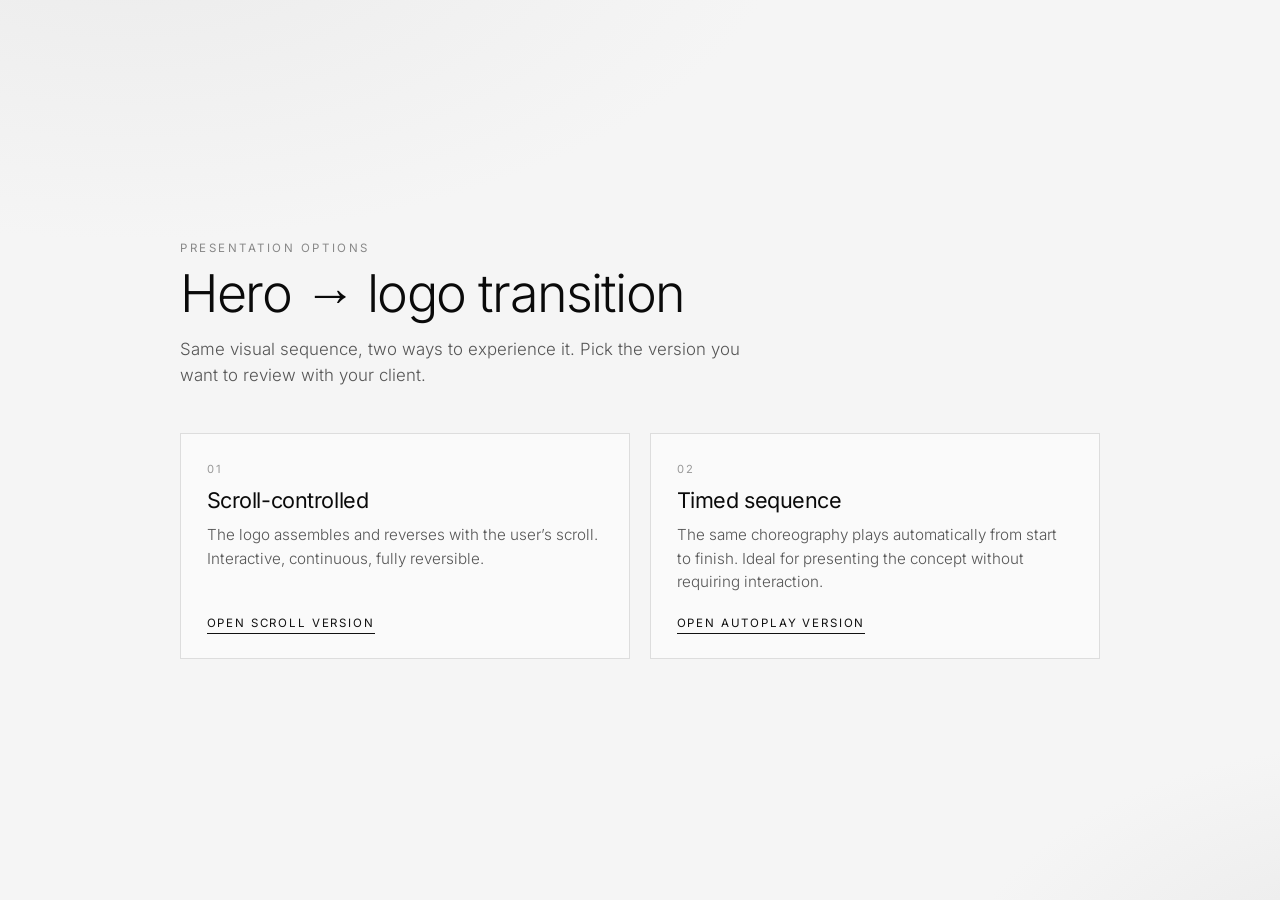
<file: index.html>
<!doctype html>
<html lang="en">
<head>
  <meta charset="utf-8">
  <meta name="viewport" content="width=device-width, initial-scale=1">
  <meta name="robots" content="noindex, nofollow">
  <title>Hero → logo · two presentation options</title>
  <link rel="stylesheet" href="style.css">
</head>
<body class="chooser">

  <main class="chooser-wrap">
    <p class="chooser-kicker">Presentation options</p>
    <h1 class="chooser-title">Hero → logo transition</h1>
    <p class="chooser-lead">
      Same visual sequence, two ways to experience it.
      Pick the version you want to review with your client.
    </p>

    <div class="chooser-grid">
      <a class="chooser-card" href="scroll.html">
        <span class="chooser-num">01</span>
        <h2>Scroll-controlled</h2>
        <p>
          The logo assembles and reverses with the user’s scroll.
          Interactive, continuous, fully reversible.
        </p>
        <span class="chooser-cta">Open scroll version</span>
      </a>

      <a class="chooser-card" href="auto.html">
        <span class="chooser-num">02</span>
        <h2>Timed sequence</h2>
        <p>
          The same choreography plays automatically from start to finish.
          Ideal for presenting the concept without requiring interaction.
        </p>
        <span class="chooser-cta">Open autoplay version</span>
      </a>
    </div>
  </main>

</body>
</html>
</file>
<file: style.css>
@font-face {
  font-family: "InterDemo";
  src: url("fonts/inter-latin.woff2") format("woff2");
  font-weight: 100 900;
  font-display: swap;
}

:root {
  --bg: #f5f5f5;
  --ink: #0a0a0a;
  --muted: #7a7a7a;
}

*,
*::before,
*::after {
  box-sizing: border-box;
}

html {
  scroll-behavior: auto;
}

body {
  margin: 0;
  background: var(--bg);
  color: var(--ink);
  font-family: "InterDemo", "Helvetica Neue", Helvetica, Arial, sans-serif;
  -webkit-font-smoothing: antialiased;
  overflow-x: hidden;
}

.pin-wrap {
  height: 100vh;
  width: 100%;
  overflow: hidden;
  background: var(--bg);
}

.stage {
  position: relative;
  height: 100vh;
  width: 100%;
  overflow: hidden;
}

.bg-one,
.bg-two {
  position: absolute;
  inset: 0;
  pointer-events: none;
}

.bg-one {
  background: var(--bg);
  z-index: 0;
}

/* Second screen environment — gradually replaces the hero field */
.bg-two {
  z-index: 1;
  background:
    radial-gradient(ellipse 90% 70% at 50% 48%, #ffffff 0%, #f3f3f3 55%, #ececec 100%);
  opacity: 0;
}

.canvas {
  position: absolute;
  top: 50%;
  left: 50%;
  width: 1280px;
  height: 741px;
  margin: -370.5px 0 0 -640px;
  transform-origin: 50% 50%;
  overflow: hidden;
  z-index: 2;
}

.line {
  position: absolute;
  z-index: 10;
  margin: 0;
  font-weight: 300;
  font-size: 151.3px;
  line-height: 1;
  white-space: nowrap;
  will-change: transform;
}

.l1 { left: 68px;  top: 68.85px;  letter-spacing: -3.25px; }
.l2 { left: 523px; top: 212.85px; letter-spacing: -8.14px; }
.l3 { left: 68px;  top: 356.85px; letter-spacing: -2.67px; }
.l4 { left: 257px; top: 505.85px; letter-spacing: -3.3px; color: var(--muted); }

.fig {
  position: absolute;
  z-index: 4;
  pointer-events: none;
  user-select: none;
  will-change: transform;
  /* Solid underlay so type never reads through line-art gaps */
  isolation: isolate;
}

.fig--over-bar {
  z-index: 6;
}

.fig img {
  display: block;
  width: 100%;
  height: 100%;
  /* Prevent browser from treating translucent edges as blend */
  image-rendering: auto;
  background: transparent;
}

.piece {
  position: absolute;
  z-index: 2;
  background: var(--ink);
  will-change: transform;
  backface-visibility: hidden;
  transform: translateZ(0);
}

.piece.is-flying {
  z-index: 5;
  box-shadow: none;
}

/* Grow-in strokes sit above the bed but below travelling pieces */
.piece--stroke {
  z-index: 3;
}

.logo-final {
  position: absolute;
  left: 368px;
  top: 238px;
  width: 542px;
  height: 266px;
  z-index: 7;
  opacity: 0;
  pointer-events: none;
  user-select: none;
  object-fit: contain;
  object-position: center;
}

.hint {
  position: fixed;
  left: 50%;
  bottom: 1.5rem;
  margin: 0;
  transform: translateX(-50%);
  font-size: 0.7rem;
  letter-spacing: 0.2em;
  text-transform: uppercase;
  color: #aaa;
  z-index: 20;
  pointer-events: none;
}

.scroll-progress {
  position: fixed;
  top: 3rem;
  right: 1.25rem;
  z-index: 40;
  margin: 0;
  font-size: 0.8rem;
  font-variant-numeric: tabular-nums;
  letter-spacing: 0.06em;
  color: #555;
  pointer-events: none;
}

@media (prefers-reduced-motion: reduce) {
  .hint {
    display: none;
  }
}

/* ---------------- mode chrome ---------------- */
.mode-switch {
  position: fixed;
  top: 1.25rem;
  left: 1.25rem;
  z-index: 40;
  font-size: 0.7rem;
  letter-spacing: 0.14em;
  text-transform: uppercase;
  text-decoration: none;
  color: #888;
  border-bottom: 1px solid transparent;
  transition: color 0.2s ease, border-color 0.2s ease;
}

.mode-switch:hover {
  color: #111;
  border-color: #111;
}

.mode-switch-alt {
  left: auto;
  right: 1.25rem;
}

.mode-auto {
  overflow: hidden;
  height: 100vh;
}

.mode-auto .pin-wrap {
  height: 100vh;
}

.auto-bar {
  position: fixed;
  left: 50%;
  bottom: 1.6rem;
  transform: translateX(-50%);
  z-index: 40;
  display: flex;
  align-items: center;
  gap: 1rem;
}

.auto-status {
  margin: 0;
  font-size: 0.7rem;
  letter-spacing: 0.18em;
  text-transform: uppercase;
  color: #999;
}

.auto-btn {
  appearance: none;
  border: 1px solid #222;
  background: #111;
  color: #f5f5f5;
  font: inherit;
  font-size: 0.7rem;
  letter-spacing: 0.16em;
  text-transform: uppercase;
  padding: 0.65rem 1.1rem;
  cursor: pointer;
  transition: background 0.2s ease, color 0.2s ease;
}

.auto-btn:hover {
  background: transparent;
  color: #111;
}

/* ---------------- chooser ---------------- */
body.chooser {
  min-height: 100vh;
  display: flex;
  align-items: center;
  justify-content: center;
  background:
    radial-gradient(1200px 600px at 10% -10%, #ebebeb 0%, transparent 55%),
    radial-gradient(900px 500px at 110% 110%, #e8e8e8 0%, transparent 50%),
    var(--bg);
}

.chooser-wrap {
  width: min(920px, calc(100% - 3rem));
  padding: 4rem 0;
}

.chooser-kicker {
  margin: 0 0 0.75rem;
  font-size: 0.72rem;
  letter-spacing: 0.22em;
  text-transform: uppercase;
  color: #888;
}

.chooser-title {
  margin: 0 0 0.85rem;
  font-weight: 300;
  font-size: clamp(2rem, 5vw, 3.25rem);
  letter-spacing: -0.035em;
  line-height: 1.05;
}

.chooser-lead {
  margin: 0 0 2.75rem;
  max-width: 36rem;
  font-weight: 300;
  font-size: 1.05rem;
  line-height: 1.6;
  color: #555;
}

.chooser-grid {
  display: grid;
  grid-template-columns: repeat(2, minmax(0, 1fr));
  gap: 1.25rem;
}

@media (max-width: 720px) {
  .chooser-grid {
    grid-template-columns: 1fr;
  }
}

.chooser-card {
  display: flex;
  flex-direction: column;
  gap: 0.65rem;
  padding: 1.75rem 1.6rem 1.5rem;
  text-decoration: none;
  color: inherit;
  background: rgba(255, 255, 255, 0.55);
  border: 1px solid #ddd;
  transition: border-color 0.2s ease, background 0.2s ease, transform 0.25s ease;
}

.chooser-card:hover {
  border-color: #111;
  background: #fff;
  transform: translateY(-2px);
}

.chooser-num {
  font-size: 0.7rem;
  letter-spacing: 0.18em;
  color: #999;
}

.chooser-card h2 {
  margin: 0;
  font-weight: 400;
  font-size: 1.35rem;
  letter-spacing: -0.02em;
}

.chooser-card p {
  margin: 0;
  flex: 1;
  font-weight: 300;
  font-size: 0.95rem;
  line-height: 1.55;
  color: #555;
}

.chooser-cta {
  margin-top: 0.75rem;
  font-size: 0.72rem;
  letter-spacing: 0.16em;
  text-transform: uppercase;
  color: #111;
  border-bottom: 1px solid #111;
  align-self: flex-start;
  padding-bottom: 0.15rem;
}
</file>
